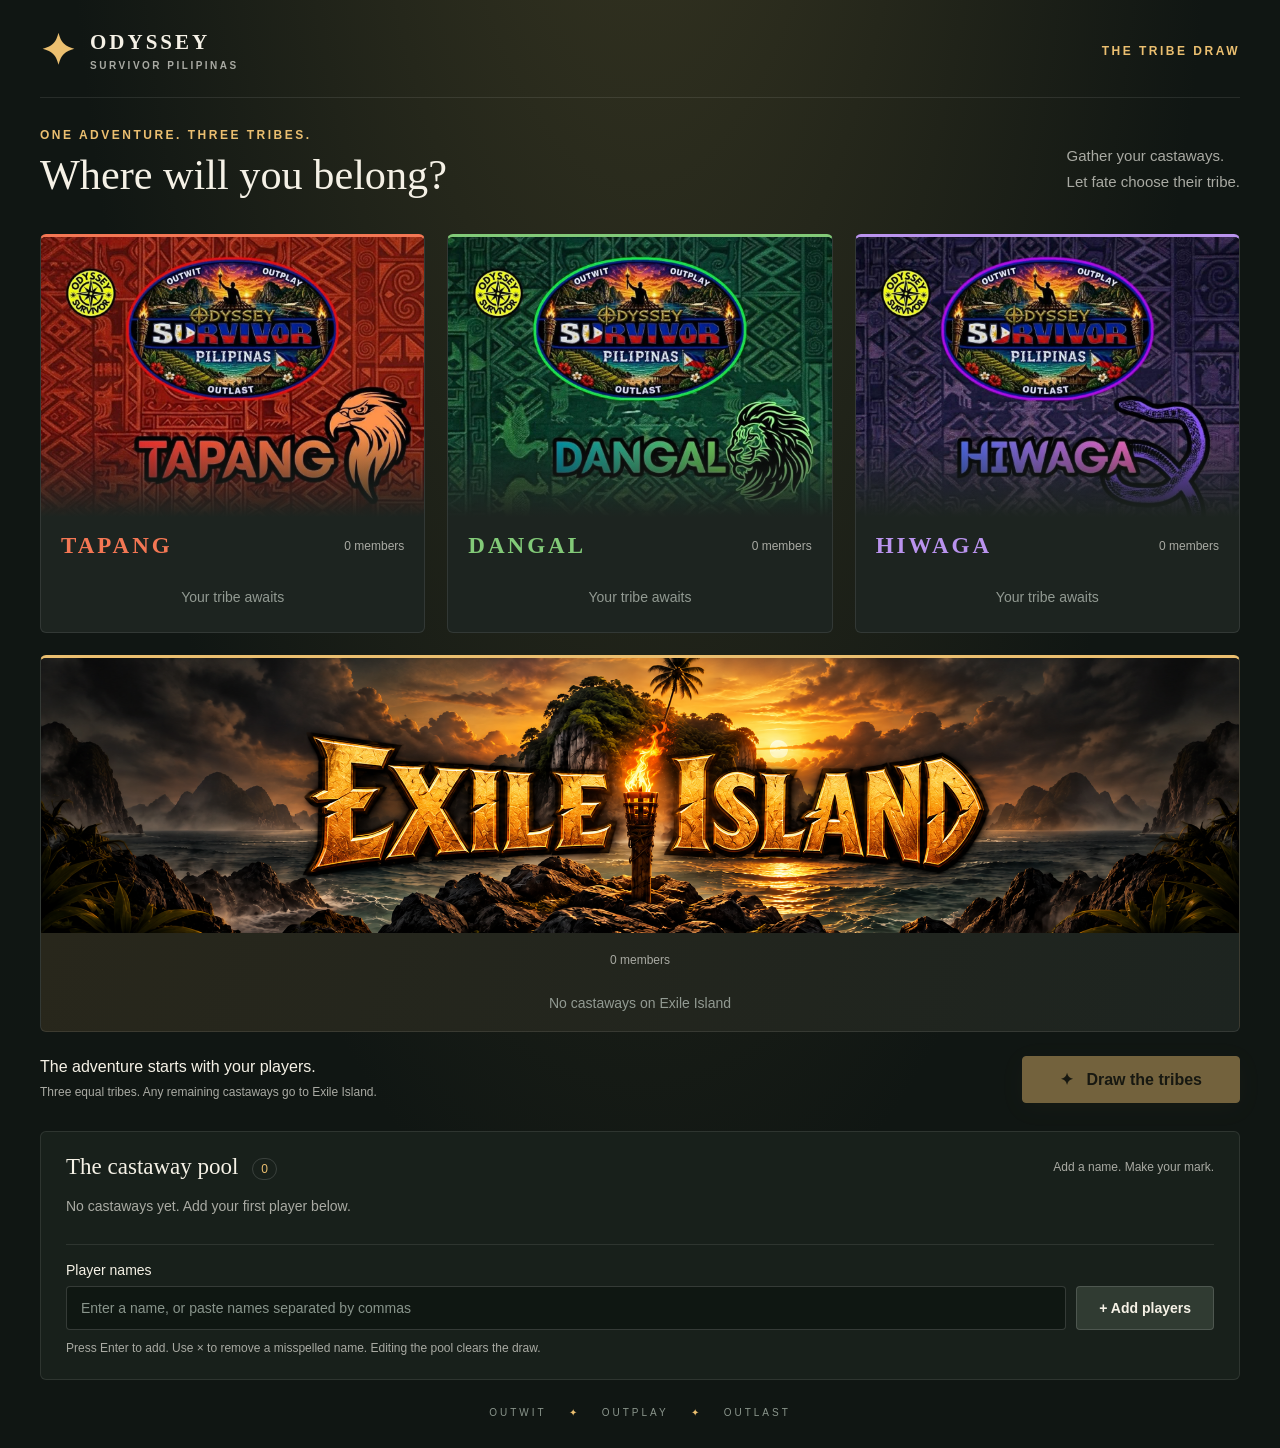
<file: index.html>
<!doctype html>
<html lang="en"><head><meta charset="utf-8"><meta name="viewport" content="width=device-width,initial-scale=1"><title>Odyssey • Tribe Draw</title><meta name="description" content="Gather your castaways and randomly draw three balanced Survivor tribes."><link rel="icon" href="data:image/svg+xml,%3Csvg xmlns='http://www.w3.org/2000/svg' viewBox='0 0 32 32'%3E%3Cpath fill='%23eabd66' d='m16 0 4 12 12 4-12 4-4 12-4-12L0 16l12-4z'/%3E%3C/svg%3E"><link rel="stylesheet" href="style.css?v=exile-art-1"></head>
<body><main><header><div class="brand"><span class="compass">✦</span><div>ODYSSEY <span>SURVIVOR PILIPINAS</span></div></div><span class="edition">THE TRIBE DRAW</span></header>
<section class="intro"><div><p class="eyebrow">ONE ADVENTURE. THREE TRIBES.</p><h1>Where will you belong?</h1></div><p>Gather your castaways.<br>Let fate choose their tribe.</p></section>
<section class="tribes" aria-label="Tribes">
<article class="tribe tapang"><div class="art"><img src="assets/Tapang.jpg" alt="Tapang tribe artwork with an eagle and red patterned background"></div><div class="tribe-title"><h2>TAPANG</h2><span class="count" id="count-0">0 members</span></div><ol id="team-0"></ol><p class="empty">Your tribe awaits</p></article>
<article class="tribe dangal"><div class="art"><img src="assets/Dangal.jpg" alt="Dangal tribe artwork with a lion and green patterned background"></div><div class="tribe-title"><h2>DANGAL</h2><span class="count" id="count-1">0 members</span></div><ol id="team-1"></ol><p class="empty">Your tribe awaits</p></article>
<article class="tribe hiwaga"><div class="art"><img src="assets/Hiwaga.jpg" alt="Hiwaga tribe artwork with a snake and purple patterned background"></div><div class="tribe-title"><h2>HIWAGA</h2><span class="count" id="count-2">0 members</span></div><ol id="team-2"></ol><p class="empty">Your tribe awaits</p></article>
</section>
<section class="tribe exile" aria-label="Exile Island"><img class="exile-art" src="assets/Exile-Island-titled.png" alt="Exile Island — gold lettering over a torch-lit tropical island at sunset"><div class="tribe-title"><span class="count" id="count-3">0 members</span></div><ol id="team-3"></ol><p class="empty">No castaways on Exile Island</p></section>
<section class="draw-bar"><div><p id="status" role="status" aria-live="polite">The adventure starts with your players.</p><small id="balance">Three equal tribes. Any remaining castaways go to Exile Island.</small></div><button id="draw" class="gold" disabled><span>✦</span> Draw the tribes</button></section><audio id="draw-music" preload="auto" src="assets/Huling-Gawa.mp3"></audio>
<section class="pool"><div class="pool-heading"><h2>The castaway pool <span id="pool-count">0</span></h2><span>Add a name. Make your mark.</span></div><div id="players" aria-label="Player pool"><p class="pool-empty">No castaways yet. Add your first player below.</p></div><form id="entry"><label for="name">Player names</label><div class="entry-row"><input id="name" autocomplete="off" placeholder="Enter a name, or paste names separated by commas" maxlength="10000"><button type="submit" id="add">+ Add players</button></div><small>Press Enter to add. Use × to remove a misspelled name. Editing the pool clears the draw.</small></form></section>
<footer>OUTWIT <span>✦</span> OUTPLAY <span>✦</span> OUTLAST</footer></main><div id="sparks" aria-hidden="true"></div><script src="app.js?v=draw-27-second"></script></body></html>
</file>
<file: style.css>
:root{color-scheme:dark;--gold:#ebbf70;--muted:#a9aaa3;--line:#ffffff18}*{box-sizing:border-box}body{margin:0;background:radial-gradient(ellipse at 50% -35%,#3a3823 0,transparent 65%),#101613;color:#f5f1e6;font-family:Segoe UI,Arial,sans-serif}main{max-width:1280px;margin:auto;padding:26px 40px}header{display:flex;align-items:center;justify-content:space-between;border-bottom:1px solid var(--line);padding-bottom:22px}.brand{display:flex;align-items:center;gap:12px;font-family:Georgia,serif;font-weight:bold;letter-spacing:3px;font-size:21px}.brand span:not(.compass){display:block;font-family:Segoe UI,sans-serif;font-size:10px;letter-spacing:2.5px;margin-top:5px;color:var(--muted)}.compass{font-size:42px;color:var(--gold)}.edition,.eyebrow{font-size:12px;letter-spacing:2.5px;color:var(--gold);font-weight:600}.intro{display:flex;align-items:center;justify-content:space-between;padding:30px 0 25px}.intro h1{font:normal clamp(28px,3.3vw,44px)/1.15 Georgia,serif;margin:9px 0}.intro>p{color:var(--muted);font-size:15px;line-height:1.7}.eyebrow{margin:0}.tribes{display:grid;grid-template-columns:repeat(3,minmax(0,1fr));gap:22px}.tribe{--accent:#f47754;background:#1d2420;border:1px solid var(--line);border-top:3px solid var(--accent);border-radius:6px;overflow:hidden;transition:box-shadow .3s}.dangal{--accent:#82ca78}.hiwaga{--accent:#ba93ee}.art{height:255px;overflow:hidden;position:relative}.art img{display:block;width:100%;height:auto}.art:after{content:"";position:absolute;inset:0;background:linear-gradient(transparent 70%,#1d2420)}.tribe-title{display:flex;justify-content:space-between;align-items:center;padding:16px 20px 4px;gap:8px}.tribe h2{font-family:Georgia,serif;letter-spacing:3px;font-size:23px;margin:0;color:var(--accent)}.count{font-size:12px;color:var(--muted);white-space:nowrap}.tribe ol{list-style:none;margin:0;padding:10px 20px;counter-reset:member}.tribe li{counter-increment:member;padding:10px 0;border-bottom:1px solid var(--line);font-size:16px;overflow-wrap:anywhere;animation:reveal .5s ease-out}.tribe li:before{content:counter(member,decimal-leading-zero);font-size:11px;color:var(--accent);margin-right:12px}.empty{text-align:center;color:#929a92;font-size:14px;margin:6px 0 27px}.tribe ol:not(:empty)+.empty{display:none}.draw-bar{display:flex;align-items:center;justify-content:space-between;gap:20px;padding:24px 0 28px}.draw-bar p{margin:0 0 6px;font-size:16px}.draw-bar small,form small{color:var(--muted);font-size:12px;line-height:1.5}button{font:600 14px Segoe UI,sans-serif;cursor:pointer;border:1px solid #ffffff25;border-radius:4px;padding:13px 22px;color:#f5f1e6;background:#303b32;transition:filter .2s,transform .2s}button:hover:not(:disabled){filter:brightness(1.16);transform:translateY(-1px)}button:disabled{opacity:.45;cursor:not-allowed}.gold{background:var(--gold);color:#211b0f;border-color:var(--gold);font-size:16px;min-width:218px;box-shadow:0 5px 24px #eabd6610}.gold span{margin-right:9px}.pool{border:1px solid var(--line);background:#18201b;border-radius:6px;padding:22px 25px}.pool-heading{display:flex;justify-content:space-between;align-items:center;gap:12px}.pool h2{font:normal 23px Georgia,serif;margin:0}.pool h2 span{display:inline-block;vertical-align:middle;font:12px Segoe UI,sans-serif;padding:3px 8px;border:1px solid #ffffff25;border-radius:20px;margin-left:8px;color:var(--gold)}.pool-heading>span{font-size:12px;color:var(--muted)}#players{display:flex;flex-wrap:wrap;gap:8px;padding:18px 0;min-height:64px}.pool-empty{font-size:14px;color:var(--muted);margin:0}.chip{display:inline-flex;align-items:center;gap:12px;background:#273329;border:1px solid #ffffff15;border-radius:4px;padding:5px 7px 5px 12px;max-width:100%;overflow-wrap:anywhere;font-size:14px}.chip button{border:none;background:transparent;padding:2px 6px;font-size:20px;color:#b8c0b9}form{border-top:1px solid var(--line);padding-top:17px}label{display:block;font-size:14px;margin-bottom:8px}.entry-row{display:flex;gap:10px;margin-bottom:8px}input{flex:1;min-width:0;background:#0f1712;border:1px solid #ffffff28;border-radius:4px;font:16px Segoe UI,sans-serif;color:white;padding:12px 14px}input::placeholder{color:#88948b;font-size:14px}:focus-visible{outline:2px solid var(--gold);outline-offset:3px}footer{display:flex;justify-content:center;gap:22px;padding:27px 0 4px;font-size:10px;letter-spacing:3px;color:#8a958c}footer span{color:var(--gold)}.active-tribe{box-shadow:0 0 32px color-mix(in srgb,var(--accent) 40%,transparent)}#sparks{position:fixed;inset:0;pointer-events:none;overflow:hidden}.spark{position:absolute;top:-20px;width:6px;height:12px;animation:fall 1.9s ease-in forwards}@keyframes reveal{from{opacity:0;transform:translateY(-12px)}to{opacity:1;transform:translateY(0)}}@keyframes fall{to{transform:translateY(105vh) rotate(650deg);opacity:0}}@media(min-width:1100px){.art{height:280px}}@media(max-width:750px){main{padding:20px}.tribes{gap:10px}.art{height:180px}.tribe-title{padding:12px 10px 4px;display:block}.tribe h2{font-size:19px}.count{display:block;margin-top:5px}.tribe ol{padding:10px}.intro>p,.edition{display:none}.draw-bar{align-items:stretch;flex-direction:column}.pool-heading>span{display:none}.pool{padding:18px}.entry-row{flex-direction:column}}@media(max-width:480px){.tribes{grid-template-columns:1fr}.art{height:250px}.art img{margin-top:-5%}.tribe-title{display:flex}.tribe ol:empty{padding:3px}.empty{margin:8px 0 18px}.intro{padding:25px 0}.brand{font-size:18px}}@media(prefers-reduced-motion:reduce){*,*:before,*:after{animation:none!important;transition:none!important}}
.exile{--accent:var(--gold);margin-top:22px;background:linear-gradient(110deg,#29271b,#1d2420)}.exile .tribe-title{padding-top:18px}.exile .empty{text-align:left;margin:4px 20px 20px}.exile ol:not(:empty){padding-bottom:20px}
.exile{text-align:center}.exile-art{display:block;width:100%;height:clamp(130px,23vw,275px);object-fit:cover;object-position:center}.exile .tribe-title{display:flex;flex-direction:column;justify-content:center;gap:8px;padding:20px 20px 4px}.exile .empty{text-align:center}.exile li{text-align:center}.exile .count{margin-top:0}
.drawing{animation:tribePulse 1.1s ease-in-out infinite alternate}.drawing .art img,.drawing .exile-art{filter:saturate(1.35) brightness(1.12)}.drawing .tribe-title,.drawing ol{opacity:.35}@keyframes tribePulse{from{box-shadow:0 0 8px color-mix(in srgb,var(--accent) 10%,transparent)}to{box-shadow:0 0 34px color-mix(in srgb,var(--accent) 65%,transparent)}}
</file>
